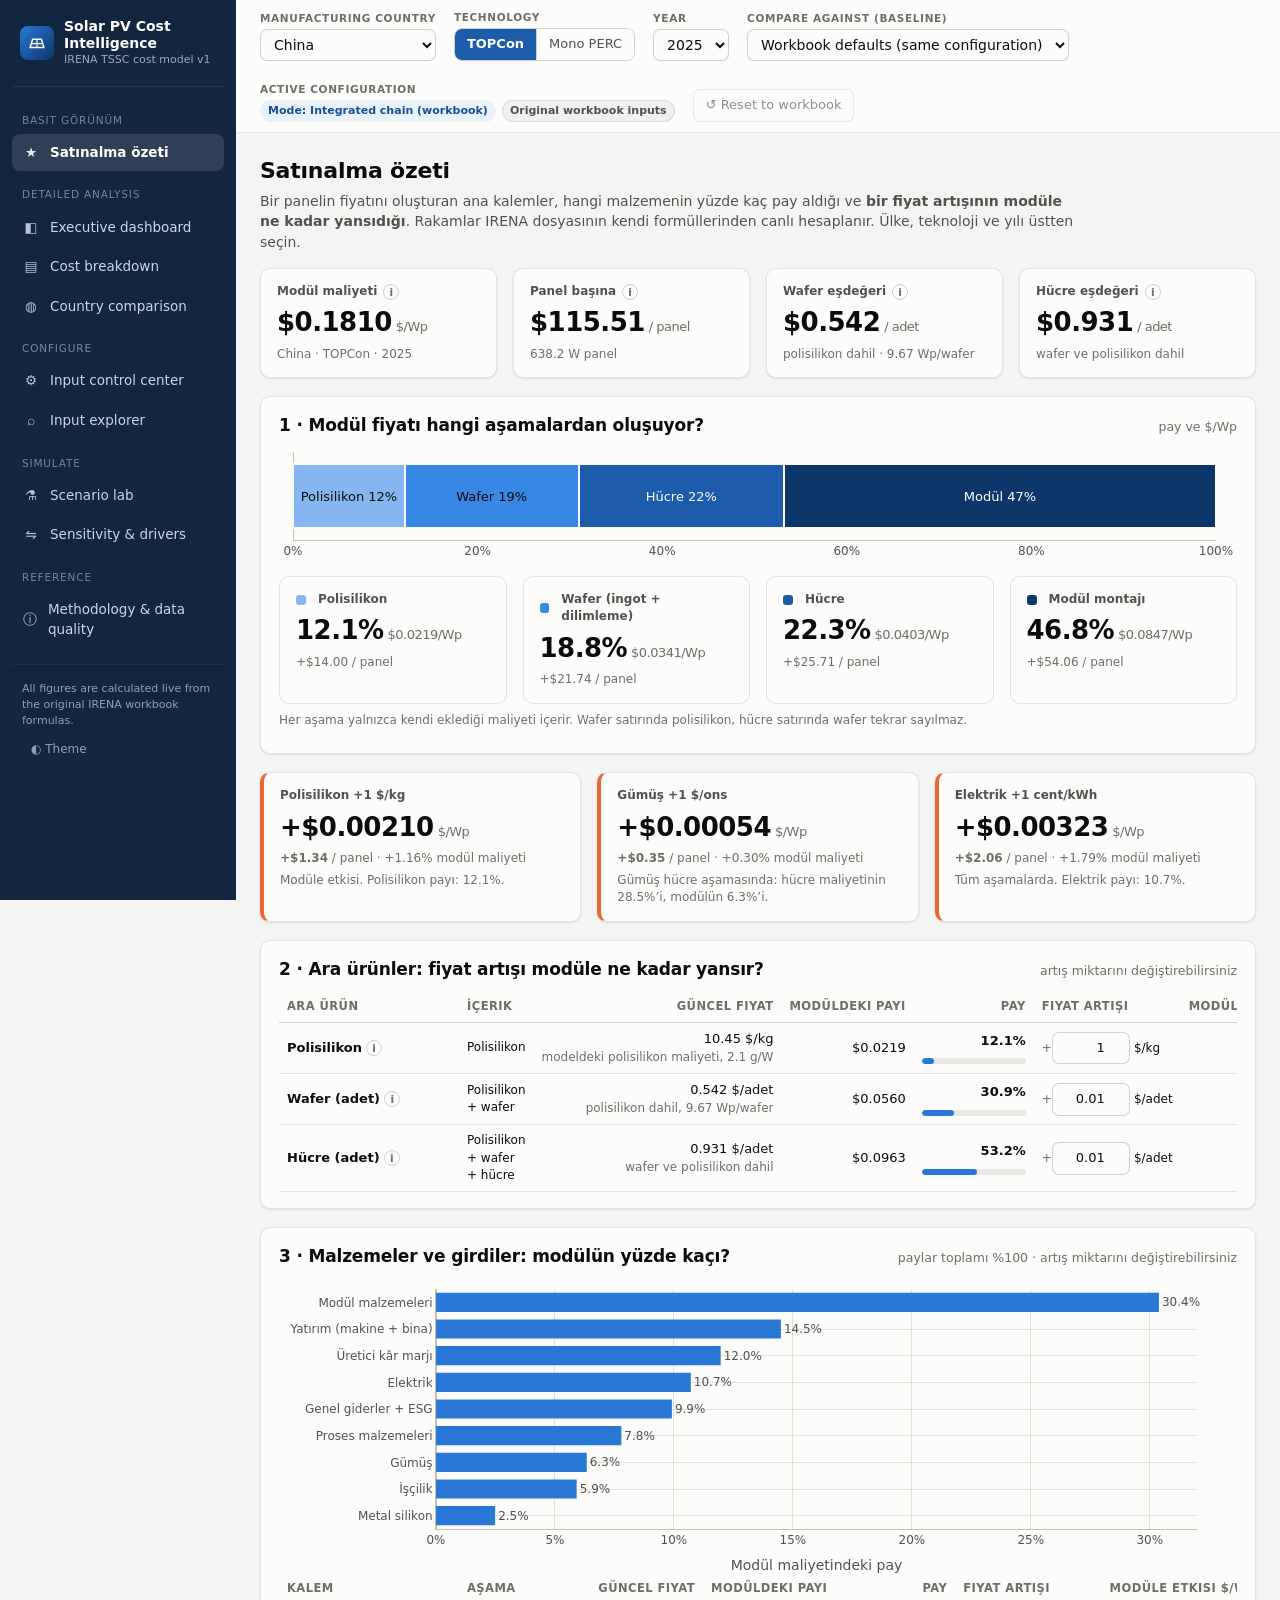
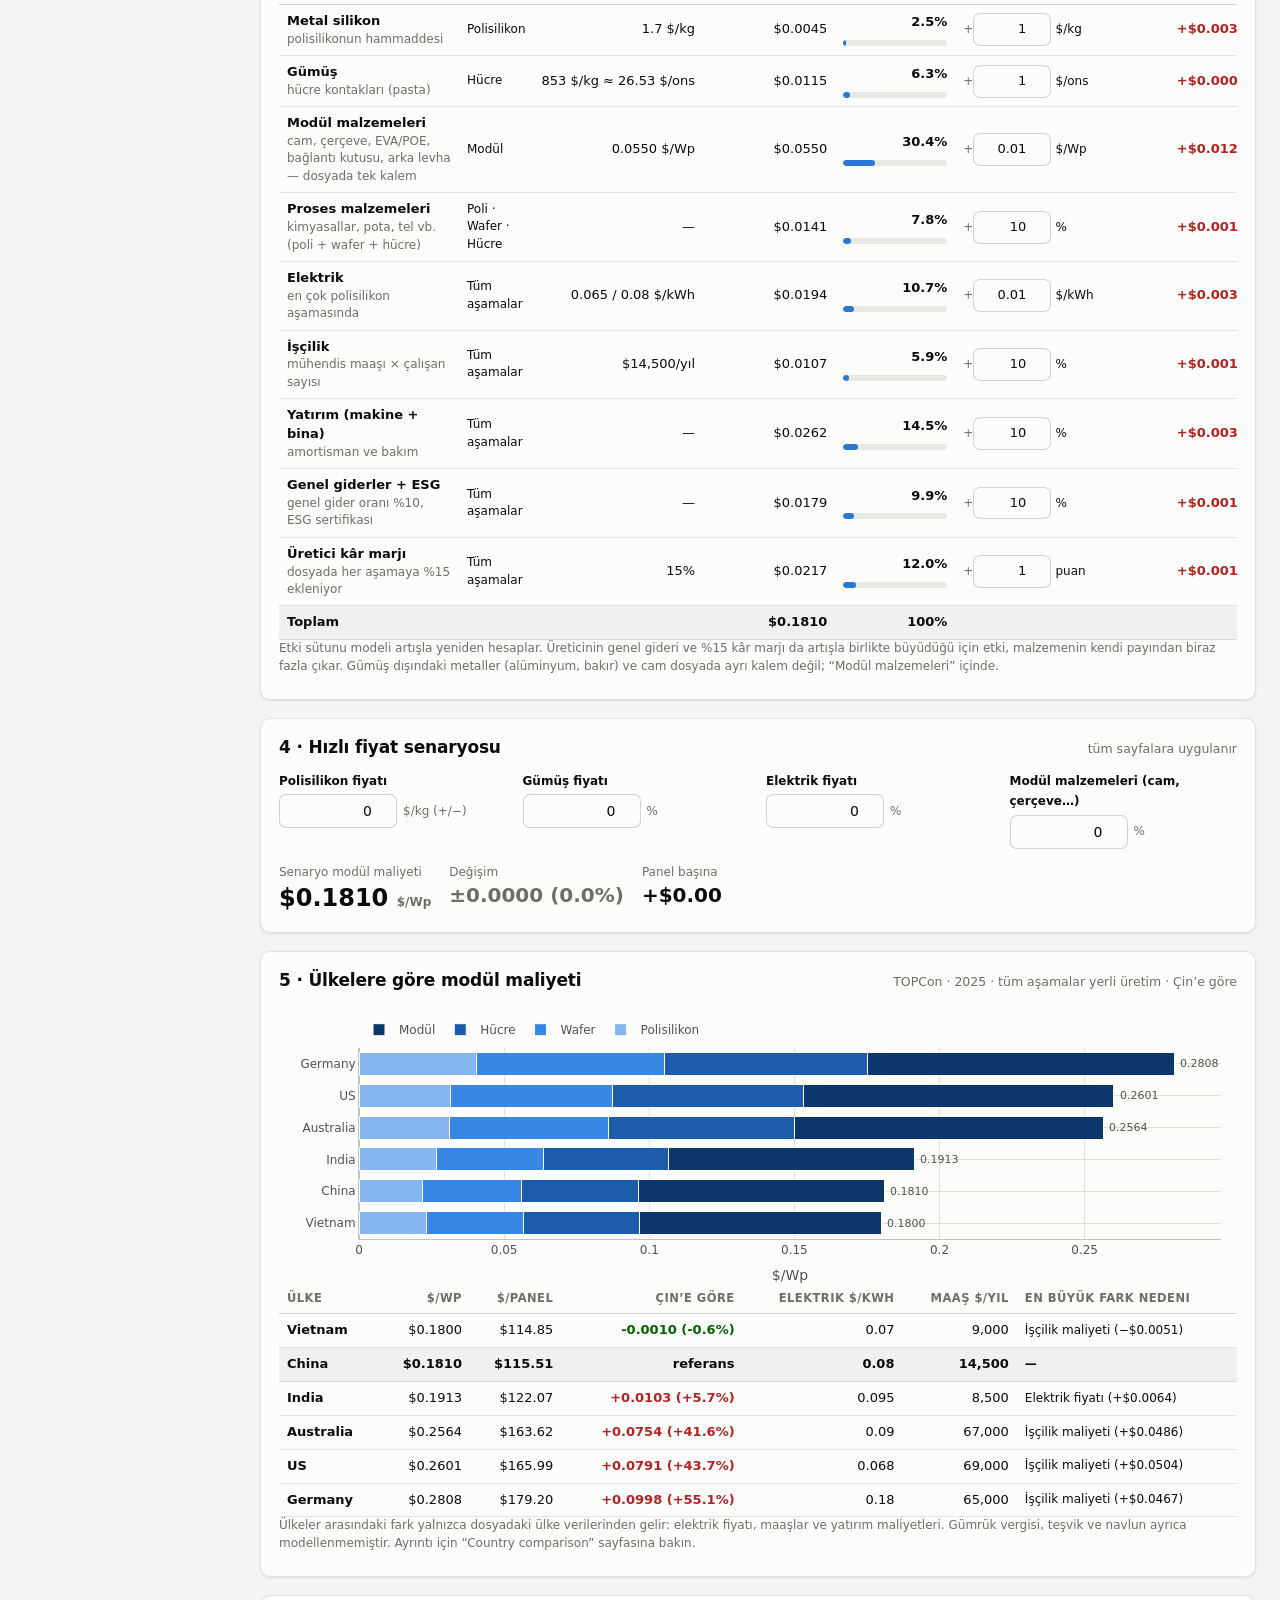
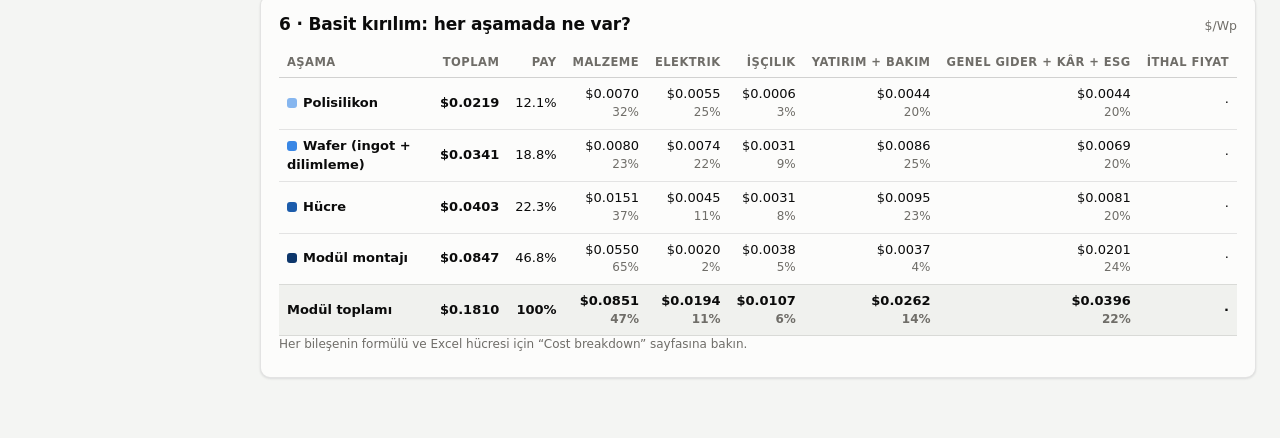
<file: app/index.html>
<!doctype html>
<html lang="en">
<head>
  <meta charset="utf-8">
  <meta name="viewport" content="width=device-width, initial-scale=1">
  <title>Solar PV Cost Intelligence</title>
  <meta name="description" content="Interactive solar PV manufacturing cost analysis built on the IRENA TSSC Solar PV Manufacturing Cost Model v1 workbook.">
  <link rel="icon" href="data:image/svg+xml,%3Csvg xmlns='http://www.w3.org/2000/svg' viewBox='0 0 32 32'%3E%3Crect width='32' height='32' rx='7' fill='%231c5cab'/%3E%3Cpath d='M7 21h18l-3-10H10z' fill='none' stroke='white' stroke-width='2'/%3E%3Cpath d='M9 16h14M16 11v10' stroke='white' stroke-width='1.5'/%3E%3C/svg%3E">
  <link rel="stylesheet" href="assets/css/app.css">
</head>
<body>
  <div class="layout">
    <aside class="sidebar">
      <div class="brand">
        <div class="brand-mark" aria-hidden="true">
          <svg width="20" height="20" viewBox="0 0 32 32"><path d="M5 23h22l-4-13H9z" fill="none" stroke="#fff" stroke-width="2.4"/><path d="M7 17h18M16 10v13" stroke="#fff" stroke-width="1.8"/></svg>
        </div>
        <div>
          <div class="brand-title">Solar PV Cost Intelligence</div>
          <div class="brand-sub">IRENA TSSC cost model v1</div>
        </div>
      </div>
      <nav class="nav" id="nav"></nav>
      <div class="sidebar-foot">
        All figures are calculated live from the original IRENA workbook formulas.
        <div style="margin-top:8px"><button class="btn small ghost" style="color:inherit" data-action="toggle-theme">◐ Theme</button></div>
      </div>
    </aside>
    <div class="main">
      <header class="topbar" id="topbar"></header>
      <main class="content" id="content"><div class="empty">Loading model…</div></main>
    </div>
  </div>
  <div class="modal-back" id="modal"><div class="modal" role="dialog" aria-modal="true" id="modal-body"></div></div>
  <div class="toast" id="toast"></div>
  <input type="file" id="file-import" accept="application/json,.json" hidden>

  <script src="assets/vendor/plotly-2.35.2.min.js"></script>
  <script src="data/model_data.js"></script>
  <script src="assets/js/formula.js"></script>
  <script src="assets/js/engine.js"></script>
  <script src="assets/js/model.js"></script>
  <script src="assets/js/analysis.js"></script>
  <script src="assets/js/app.js"></script>
  <script src="assets/js/pages.js"></script>
  <script src="assets/js/page_procurement.js"></script>
</body>
</html>
</file>
<file: app/assets/css/app.css>
/* Solar PV Manufacturing Cost Intelligence Platform — styles */
:root {
  color-scheme: light;
  --page: #f4f5f3;
  --surface: #fcfcfb;
  --surface-2: #f0f1ee;
  --surface-3: #e6e8e4;
  --ink: #0b0b0b;
  --ink-2: #52514e;
  --ink-3: #6f6d68;
  --grid: #e1e0d9;
  --axis: #c3c2b7;
  --border: rgba(11, 11, 11, 0.10);
  --border-strong: rgba(11, 11, 11, 0.18);
  --accent: #1c5cab;
  --accent-soft: #e3eefc;
  --accent-ink: #0d366b;
  --good: #006300;
  --bad: #b42323;
  --warn-bg: #fff4dc;
  --warn-ink: #6b4a00;
  --info-bg: #e9f1fb;
  --info-ink: #184f95;
  --mod-bg: #fdeee5;
  --mod-ink: #8a3a12;
  --ext-bg: #efeafd;
  --ext-ink: #46379b;
  --sidebar: #12263f;
  --sidebar-ink: #c9d6e6;
  --sidebar-active: #ffffff;
  --shadow: 0 1px 2px rgba(16, 24, 40, 0.05), 0 1px 3px rgba(16, 24, 40, 0.06);
  /* categorical slots (validated reference palette) */
  --c1: #2a78d6; --c2: #eb6834; --c3: #1baf7a; --c4: #eda100; --c5: #e87ba4; --c6: #008300; --c7: #6250d6;
  /* ordinal stage ramp (blue 250 → 700) */
  --s1: #86b6ef; --s2: #3987e5; --s3: #1c5cab; --s4: #0d366b; --s5: #8c2f39;
  /* diverging poles */
  --dec: #2a78d6; --inc: #e34948;
  --radius: 10px;
  font-family: system-ui, -apple-system, "Segoe UI", Roboto, sans-serif;
}
@media (prefers-color-scheme: dark) {
  :root:not([data-theme="light"]) {
    color-scheme: dark;
    --page: #0d0d0d; --surface: #1a1a19; --surface-2: #222220; --surface-3: #2c2c2a;
    --ink: #f0efec; --ink-2: #c3c2b7; --ink-3: #9a988f; --grid: #2c2c2a; --axis: #383835;
    --border: rgba(255, 255, 255, 0.10); --border-strong: rgba(255, 255, 255, 0.18);
    --accent: #6da7ec; --accent-soft: #16294a; --accent-ink: #b7d3f6;
    --good: #0ca30c; --bad: #f07a7a;
    --warn-bg: #3a2c08; --warn-ink: #f5cf7a; --info-bg: #13253f; --info-ink: #9ec5f4;
    --mod-bg: #3b2014; --mod-ink: #f4b28f; --ext-bg: #251f45; --ext-ink: #c4bbf5;
    --sidebar: #0b1626; --sidebar-ink: #a9b7c9;
    --c1: #3987e5; --c2: #d95926; --c3: #199e70; --c4: #c98500; --c5: #d55181; --c6: #008300; --c7: #9085e9;
    --s1: #184f95; --s2: #2a78d6; --s3: #6da7ec; --s4: #b7d3f6; --s5: #e66767;
    --dec: #3987e5; --inc: #e66767;
  }
}
:root[data-theme="dark"] {
  color-scheme: dark;
  --page: #0d0d0d; --surface: #1a1a19; --surface-2: #222220; --surface-3: #2c2c2a;
  --ink: #f0efec; --ink-2: #c3c2b7; --ink-3: #9a988f; --grid: #2c2c2a; --axis: #383835;
  --border: rgba(255, 255, 255, 0.10); --border-strong: rgba(255, 255, 255, 0.18);
  --accent: #6da7ec; --accent-soft: #16294a; --accent-ink: #b7d3f6;
  --good: #0ca30c; --bad: #f07a7a;
  --warn-bg: #3a2c08; --warn-ink: #f5cf7a; --info-bg: #13253f; --info-ink: #9ec5f4;
  --mod-bg: #3b2014; --mod-ink: #f4b28f; --ext-bg: #251f45; --ext-ink: #c4bbf5;
  --sidebar: #0b1626; --sidebar-ink: #a9b7c9;
  --c1: #3987e5; --c2: #d95926; --c3: #199e70; --c4: #c98500; --c5: #d55181; --c6: #008300; --c7: #9085e9;
  --s1: #184f95; --s2: #2a78d6; --s3: #6da7ec; --s4: #b7d3f6; --s5: #e66767;
  --dec: #3987e5; --inc: #e66767;
}

* { box-sizing: border-box; }
html, body { margin: 0; padding: 0; }
body { background: var(--page); color: var(--ink); font-size: 14px; line-height: 1.45; }
a { color: var(--accent); }
h1, h2, h3, h4 { margin: 0; font-weight: 600; letter-spacing: -0.01em; }
h1 { font-size: 22px; }
h2 { font-size: 17px; }
h3 { font-size: 15px; }
h4 { font-size: 13px; text-transform: uppercase; letter-spacing: 0.04em; color: var(--ink-2); }
p { margin: 0 0 8px; }
code, .mono { font-family: ui-monospace, SFMono-Regular, Menlo, Consolas, monospace; font-size: 12px; }
.num { font-variant-numeric: tabular-nums; text-align: right; white-space: nowrap; }
.muted { color: var(--ink-3); }
.small { font-size: 12px; }
.nowrap { white-space: nowrap; }

/* ---------- layout */
.layout { display: grid; grid-template-columns: 236px minmax(0, 1fr); min-height: 100vh; }
.sidebar { background: var(--sidebar); color: var(--sidebar-ink); padding: 18px 12px; position: sticky; top: 0; height: 100vh; overflow-y: auto; }
.brand { display: flex; gap: 10px; align-items: center; padding: 0 8px 18px; border-bottom: 1px solid rgba(255,255,255,0.08); margin-bottom: 12px; }
.brand-mark { width: 34px; height: 34px; border-radius: 8px; background: linear-gradient(135deg, #2a78d6, #0d366b); display: grid; place-items: center; flex: none; }
.brand-title { color: #fff; font-weight: 650; font-size: 14px; line-height: 1.2; }
.brand-sub { font-size: 11px; opacity: 0.75; }
.nav a { display: flex; align-items: center; gap: 10px; padding: 9px 10px; border-radius: 8px; color: var(--sidebar-ink); text-decoration: none; font-size: 13.5px; margin-bottom: 2px; }
.nav a:hover { background: rgba(255,255,255,0.06); color: #fff; }
.nav a.active { background: rgba(255,255,255,0.12); color: var(--sidebar-active); font-weight: 600; }
.nav .nav-ico { width: 18px; text-align: center; opacity: 0.9; }
.nav-sep { font-size: 10.5px; text-transform: uppercase; letter-spacing: 0.08em; opacity: 0.55; padding: 14px 10px 6px; }
.sidebar-foot { font-size: 11px; opacity: 0.7; padding: 16px 10px 0; border-top: 1px solid rgba(255,255,255,0.08); margin-top: 16px; }

.main { min-width: 0; display: flex; flex-direction: column; }
.topbar { position: sticky; top: 0; z-index: 20; background: var(--surface); border-bottom: 1px solid var(--border); padding: 10px 24px; display: flex; flex-wrap: wrap; gap: 10px 18px; align-items: flex-end; }
.topbar .field { display: flex; flex-direction: column; gap: 3px; }
.topbar .field > span { font-size: 10.5px; text-transform: uppercase; letter-spacing: 0.06em; color: var(--ink-3); font-weight: 600; }
.topbar .spacer { flex: 1; }
.content { padding: 22px 24px 60px; max-width: 1440px; width: 100%; }
.page-head { display: flex; justify-content: space-between; align-items: flex-start; gap: 16px; margin-bottom: 16px; flex-wrap: wrap; }
.page-head p { color: var(--ink-2); margin: 4px 0 0; max-width: 820px; }

/* ---------- controls */
select, input[type="number"], input[type="text"], input[type="search"] {
  font: inherit; color: var(--ink); background: var(--surface); border: 1px solid var(--border-strong); border-radius: 7px; padding: 6px 9px; min-height: 32px;
}
select:focus, input:focus, button:focus-visible { outline: 2px solid var(--accent); outline-offset: 1px; }
input[type="number"] { width: 118px; text-align: right; font-variant-numeric: tabular-nums; }
input.pct { width: 78px; }
input[type="range"] { width: 120px; accent-color: var(--accent); }
.btn { font: inherit; font-size: 13px; border: 1px solid var(--border-strong); background: var(--surface); color: var(--ink); padding: 6px 12px; border-radius: 7px; cursor: pointer; min-height: 32px; display: inline-flex; align-items: center; gap: 6px; white-space: nowrap; }
.btn:hover { background: var(--surface-2); }
.btn.primary { background: var(--accent); border-color: var(--accent); color: #fff; }
:root[data-theme="dark"] .btn.primary { color: #0b0b0b; }
@media (prefers-color-scheme: dark) { :root:not([data-theme="light"]) .btn.primary { color: #0b0b0b; } }
.btn.primary:hover { filter: brightness(1.08); }
.btn.ghost { border-color: transparent; background: transparent; }
.btn.small { font-size: 12px; padding: 3px 8px; min-height: 26px; }
.btn.danger { color: var(--bad); }
.btn[disabled] { opacity: 0.45; cursor: not-allowed; }
.seg { display: inline-flex; border: 1px solid var(--border-strong); border-radius: 8px; overflow: hidden; }
.seg button { font: inherit; font-size: 13px; border: 0; background: var(--surface); color: var(--ink-2); padding: 6px 12px; cursor: pointer; min-height: 30px; }
.seg button + button { border-left: 1px solid var(--border-strong); }
.seg button.on { background: var(--accent); color: #fff; font-weight: 600; }
:root[data-theme="dark"] .seg button.on { color: #0b0b0b; }
@media (prefers-color-scheme: dark) { :root:not([data-theme="light"]) .seg button.on { color: #0b0b0b; } }
.chips { display: flex; flex-wrap: wrap; gap: 6px; }
.chip { display: inline-flex; align-items: center; gap: 6px; border: 1px solid var(--border-strong); border-radius: 999px; padding: 4px 11px; font-size: 12.5px; background: var(--surface); cursor: pointer; user-select: none; color: var(--ink-2); }
.chip.on { background: var(--accent-soft); border-color: var(--accent); color: var(--accent-ink); font-weight: 600; }
.chip input { display: none; }
.toggle { display: inline-flex; align-items: center; gap: 7px; font-size: 13px; color: var(--ink-2); cursor: pointer; }

/* ---------- cards & grid */
.grid { display: grid; gap: 16px; }
.g2 { grid-template-columns: repeat(2, minmax(0, 1fr)); }
.g3 { grid-template-columns: repeat(3, minmax(0, 1fr)); }
.g4 { grid-template-columns: repeat(4, minmax(0, 1fr)); }
.g-21 { grid-template-columns: minmax(0, 2fr) minmax(0, 1fr); }
.g-12 { grid-template-columns: minmax(0, 1fr) minmax(0, 2fr); }
.card { background: var(--surface); border: 1px solid var(--border); border-radius: var(--radius); box-shadow: var(--shadow); padding: 16px 18px; min-width: 0; }
.card-head { display: flex; justify-content: space-between; align-items: baseline; gap: 10px; margin-bottom: 10px; flex-wrap: wrap; }
.card-head .sub { color: var(--ink-3); font-size: 12.5px; }
.section { margin-top: 18px; }
.chart { width: 100%; min-height: 300px; }
.chart.tall { min-height: 420px; }
.chart.short { min-height: 240px; }

/* KPI tiles */
.kpi { padding: 14px 16px; }
.kpi .label { font-size: 12px; color: var(--ink-2); font-weight: 600; display: flex; align-items: center; gap: 6px; }
.kpi .value { font-size: 26px; font-weight: 650; letter-spacing: -0.02em; margin-top: 4px; }
.kpi .value .unit { font-size: 13px; font-weight: 500; color: var(--ink-3); margin-left: 4px; }
.kpi .foot { font-size: 12px; color: var(--ink-3); margin-top: 4px; }
.delta { font-weight: 600; font-variant-numeric: tabular-nums; }
.delta.up { color: var(--bad); }
.delta.down { color: var(--good); }
.delta.zero { color: var(--ink-3); }
.share-bar { height: 6px; background: var(--surface-3); border-radius: 3px; margin-top: 8px; overflow: hidden; }
.share-bar > i { display: block; height: 100%; border-radius: 3px; }

/* tags */
.tag { display: inline-flex; align-items: center; gap: 4px; font-size: 11px; font-weight: 600; padding: 2px 7px; border-radius: 999px; white-space: nowrap; border: 1px solid transparent; }
.tag.wb { background: var(--surface-2); color: var(--ink-2); border-color: var(--border); }
.tag.mod { background: var(--mod-bg); color: var(--mod-ink); }
.tag.der { background: var(--info-bg); color: var(--info-ink); }
.tag.ext { background: var(--ext-bg); color: var(--ext-ink); }
.tag.ill { background: var(--warn-bg); color: var(--warn-ink); }
.tag.fix { background: var(--surface-3); color: var(--ink-3); }
.tag.imp { background: #fde7e9; color: #8c2f39; }
:root[data-theme="dark"] .tag.imp { background: #3d1a1f; color: #f3a6ae; }
@media (prefers-color-scheme: dark) { :root:not([data-theme="light"]) .tag.imp { background: #3d1a1f; color: #f3a6ae; } }

/* notices */
.notice { border-radius: 8px; padding: 10px 12px; font-size: 13px; display: flex; gap: 10px; align-items: flex-start; margin-bottom: 10px; }
.notice .ico { flex: none; font-weight: 700; }
.notice.warn { background: var(--warn-bg); color: var(--warn-ink); }
.notice.info { background: var(--info-bg); color: var(--info-ink); }
.notice.ext { background: var(--ext-bg); color: var(--ext-ink); }

/* tables */
.table-wrap { overflow-x: auto; }
table.data { width: 100%; border-collapse: collapse; font-size: 13px; }
table.data th { text-align: left; font-size: 11.5px; text-transform: uppercase; letter-spacing: 0.04em; color: var(--ink-3); font-weight: 600; padding: 7px 8px; border-bottom: 1px solid var(--border-strong); background: var(--surface); position: sticky; top: 0; white-space: nowrap; }
table.data td { padding: 7px 8px; border-bottom: 1px solid var(--border); vertical-align: middle; }
table.data tr:hover td { background: var(--surface-2); }
table.data tr.total td { font-weight: 650; border-top: 1px solid var(--border-strong); background: var(--surface-2); }
table.data tr.group td { background: var(--surface-2); font-weight: 600; color: var(--ink-2); font-size: 12px; text-transform: uppercase; letter-spacing: 0.04em; }
table.data th.num, table.data td.num { text-align: right; }
table.data tr.dim td { color: var(--ink-3); }
table.data tr.edited td:first-child { box-shadow: inset 3px 0 0 var(--c2); }
.swatch { display: inline-block; width: 10px; height: 10px; border-radius: 3px; margin-right: 6px; vertical-align: -1px; }

/* stage accordions */
details.stage { background: var(--surface); border: 1px solid var(--border); border-radius: var(--radius); margin-bottom: 12px; box-shadow: var(--shadow); }
details.stage > summary { list-style: none; cursor: pointer; padding: 14px 18px; display: grid; grid-template-columns: 28px minmax(0, 1fr) auto; gap: 12px; align-items: center; }
details.stage > summary::-webkit-details-marker { display: none; }
details.stage > summary .chev { transition: transform .15s; color: var(--ink-3); }
details.stage[open] > summary .chev { transform: rotate(90deg); }
details.stage .stage-body { padding: 0 18px 16px; }
.stage-num { width: 28px; height: 28px; border-radius: 50%; display: grid; place-items: center; font-weight: 700; font-size: 13px; color: #fff; }
.stage-meta { display: flex; gap: 18px; flex-wrap: wrap; font-size: 12.5px; color: var(--ink-2); margin-top: 2px; }
.stage-val { font-size: 20px; font-weight: 650; text-align: right; }
details.formula summary { cursor: pointer; color: var(--accent); font-size: 12px; }
details.formula pre { white-space: pre-wrap; word-break: break-all; background: var(--surface-2); padding: 8px; border-radius: 6px; margin: 6px 0 0; font-size: 11.5px; }

/* info tooltip */
.hint { display: inline-grid; place-items: center; width: 16px; height: 16px; border-radius: 50%; border: 1px solid var(--border-strong); color: var(--ink-3); font-size: 10.5px; font-weight: 700; cursor: help; position: relative; flex: none; font-style: normal; }
.hint:hover::after, .hint:focus::after { content: attr(data-tip); position: absolute; left: 50%; bottom: calc(100% + 8px); transform: translateX(-50%); width: max-content; max-width: 300px; background: #12263f; color: #fff; padding: 8px 10px; border-radius: 6px; font-size: 12px; font-weight: 400; line-height: 1.4; z-index: 50; text-transform: none; letter-spacing: 0; white-space: normal; text-align: left; box-shadow: 0 6px 18px rgba(0,0,0,0.2); }

/* params */
.param-row .pname { font-weight: 550; display: flex; align-items: center; gap: 6px; }
.param-row .psrc { font-size: 11px; color: var(--ink-3); }
.param-ctrl { display: flex; gap: 6px; align-items: center; flex-wrap: wrap; }
.group-head { display: flex; justify-content: space-between; align-items: center; cursor: pointer; }
details.pgroup { border: 1px solid var(--border); border-radius: var(--radius); background: var(--surface); margin-bottom: 12px; box-shadow: var(--shadow); }
details.pgroup > summary { list-style: none; cursor: pointer; padding: 12px 16px; display: flex; justify-content: space-between; align-items: center; font-weight: 600; }
details.pgroup > summary::-webkit-details-marker { display: none; }
details.pgroup > .pgroup-body { padding: 0 8px 8px; }

/* modal */
.modal-back { position: fixed; inset: 0; background: rgba(5, 10, 20, 0.45); display: none; align-items: center; justify-content: center; z-index: 100; padding: 20px; }
.modal-back.open { display: flex; }
.modal { background: var(--surface); color: var(--ink); border-radius: 12px; width: min(860px, 100%); max-height: 86vh; overflow: auto; padding: 20px 22px; box-shadow: 0 20px 50px rgba(0,0,0,0.3); }
.modal-head { display: flex; justify-content: space-between; align-items: center; margin-bottom: 12px; }

/* toast */
.toast { position: fixed; right: 20px; bottom: 20px; background: #12263f; color: #fff; padding: 10px 14px; border-radius: 8px; font-size: 13px; z-index: 120; opacity: 0; transform: translateY(8px); transition: all .2s; pointer-events: none; }
.toast.show { opacity: 1; transform: none; }

.legend-row { display: flex; flex-wrap: wrap; gap: 12px; font-size: 12px; color: var(--ink-2); margin-top: 6px; }
.flow { display: flex; align-items: stretch; gap: 0; flex-wrap: wrap; margin: 6px 0 4px; }
.flow .node { flex: 1 1 140px; border: 1px solid var(--border); background: var(--surface-2); padding: 10px 12px; border-radius: 8px; min-width: 130px; }
.flow .arrow { display: grid; place-items: center; padding: 0 6px; color: var(--ink-3); }
.flow .node .t { font-size: 12px; color: var(--ink-3); }
.flow .node .v { font-weight: 650; font-size: 16px; }
.flow .node.excluded { opacity: 0.45; border-style: dashed; }
.kv { display: grid; grid-template-columns: max-content 1fr; gap: 4px 14px; font-size: 13px; }
.kv dt { color: var(--ink-3); }
.kv dd { margin: 0; }
ul.clean { margin: 0; padding-left: 18px; }
ul.clean li { margin-bottom: 5px; }
.empty { padding: 26px; text-align: center; color: var(--ink-3); }

@media (max-width: 1180px) {
  .g4 { grid-template-columns: repeat(2, minmax(0, 1fr)); }
  .g-21, .g-12 { grid-template-columns: minmax(0, 1fr); }
}
@media (max-width: 900px) {
  .layout { grid-template-columns: minmax(0, 1fr); }
  .sidebar { position: static; height: auto; padding: 10px; }
  .brand { padding-bottom: 10px; margin-bottom: 6px; }
  .nav { display: flex; overflow-x: auto; gap: 4px; }
  .nav a { white-space: nowrap; }
  .nav-sep, .sidebar-foot { display: none; }
  .topbar { position: static; padding: 10px 16px; }
  .content { padding: 16px 16px 50px; }
  .g2, .g3 { grid-template-columns: minmax(0, 1fr); }
}
@media (max-width: 560px) { .g4 { grid-template-columns: minmax(0, 1fr); } }
@media print { .sidebar, .topbar { display: none; } .layout { display: block; } }
</file>
